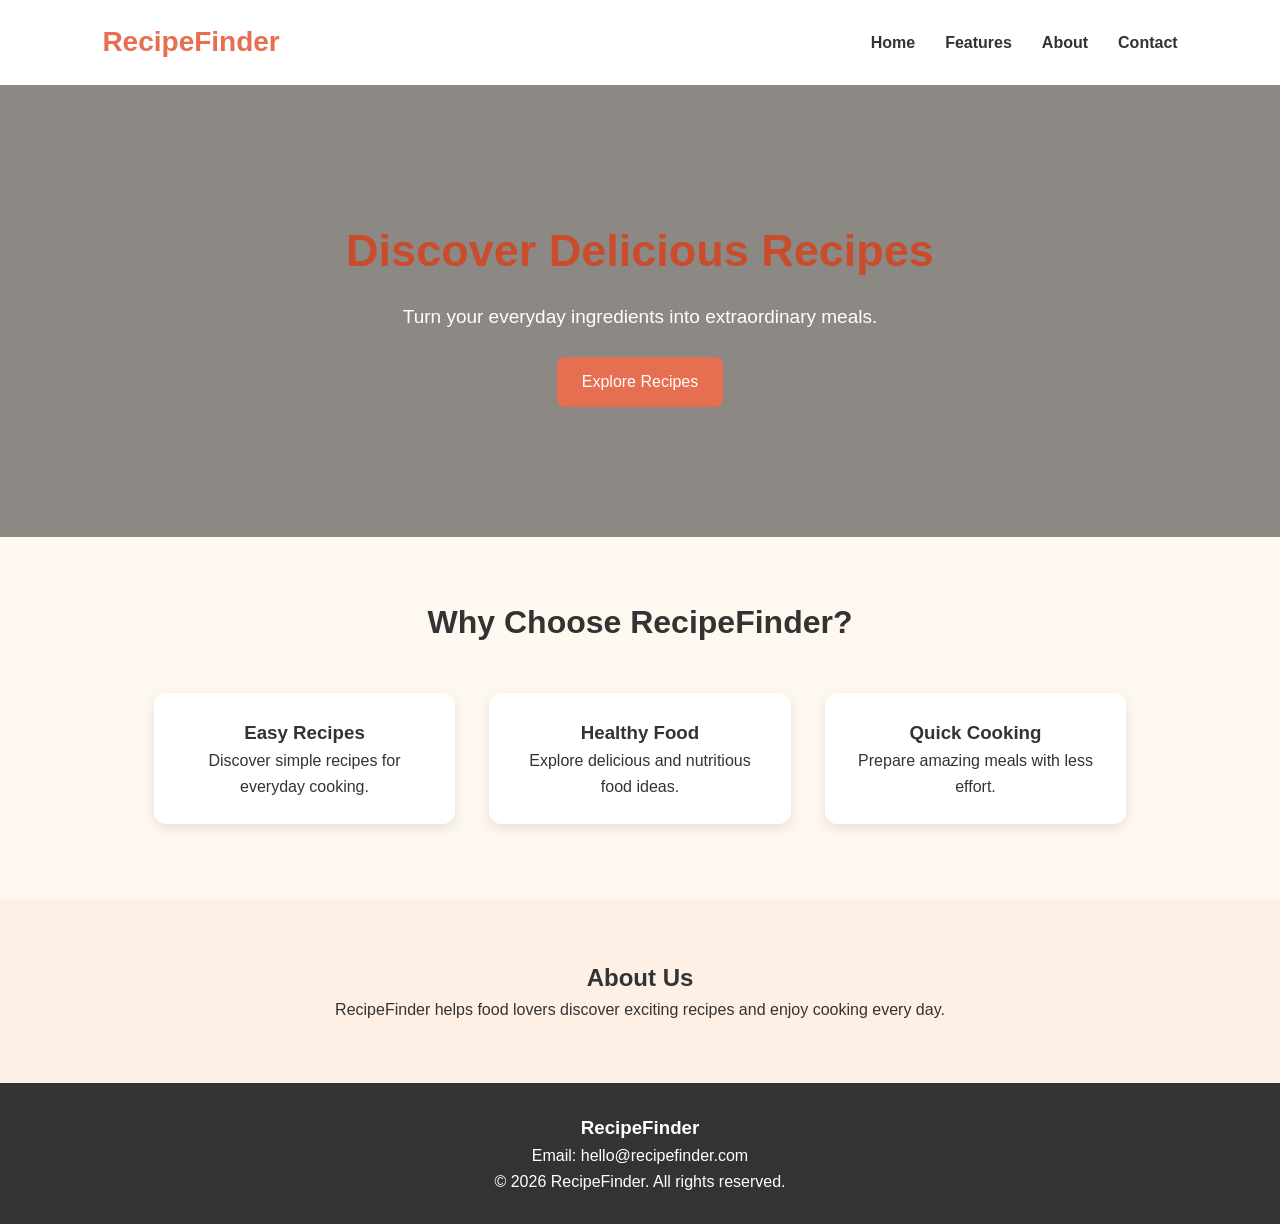
<file: index.html>
<!DOCTYPE html>
<html lang="en">

<head>
    <meta charset="UTF-8">
    <meta name="viewport" content="width=device-width, initial-scale=1.0">

    <title>RecipeFinder - Discover Delicious Recipes</title>

    <link rel="stylesheet" href="style.css">
</head>

<body>

    <!-- Navigation Bar -->
    <header>
        <nav>
            <h2>RecipeFinder</h2>

            <ul>
                <li><a href="#home">Home</a></li>
                <li><a href="#features">Features</a></li>
                <li><a href="#about">About</a></li>
                <li><a href="#contact">Contact</a></li>
            </ul>
        </nav>
    </header>

    <!-- Hero Section -->
    <section id="home">
        <h1>Discover Delicious Recipes</h1>

        <p>
            Turn your everyday ingredients into
            extraordinary meals.
        </p>

        <a href="#features">Explore Recipes</a>
    </section>

    <!-- Features Section -->
    <section id="features">
        <h2>Why Choose RecipeFinder?</h2>

        <div>
            <h3>Easy Recipes</h3>
            <p>Discover simple recipes for everyday cooking.</p>
        </div>

        <div>
            <h3>Healthy Food</h3>
            <p>Explore delicious and nutritious food ideas.</p>
        </div>

        <div>
            <h3>Quick Cooking</h3>
            <p>Prepare amazing meals with less effort.</p>
        </div>
    </section>

    <!-- About Section -->
    <section id="about">
        <h2>About Us</h2>

        <p>
            RecipeFinder helps food lovers discover
            exciting recipes and enjoy cooking every day.
        </p>
    </section>

    <!-- Footer -->
    <footer id="contact">
        <h3>RecipeFinder</h3>
        <p>Email: hello@recipefinder.com</p>
        <p>© 2026 RecipeFinder. All rights reserved.</p>
    </footer>
    

</body>
</html>
</file>
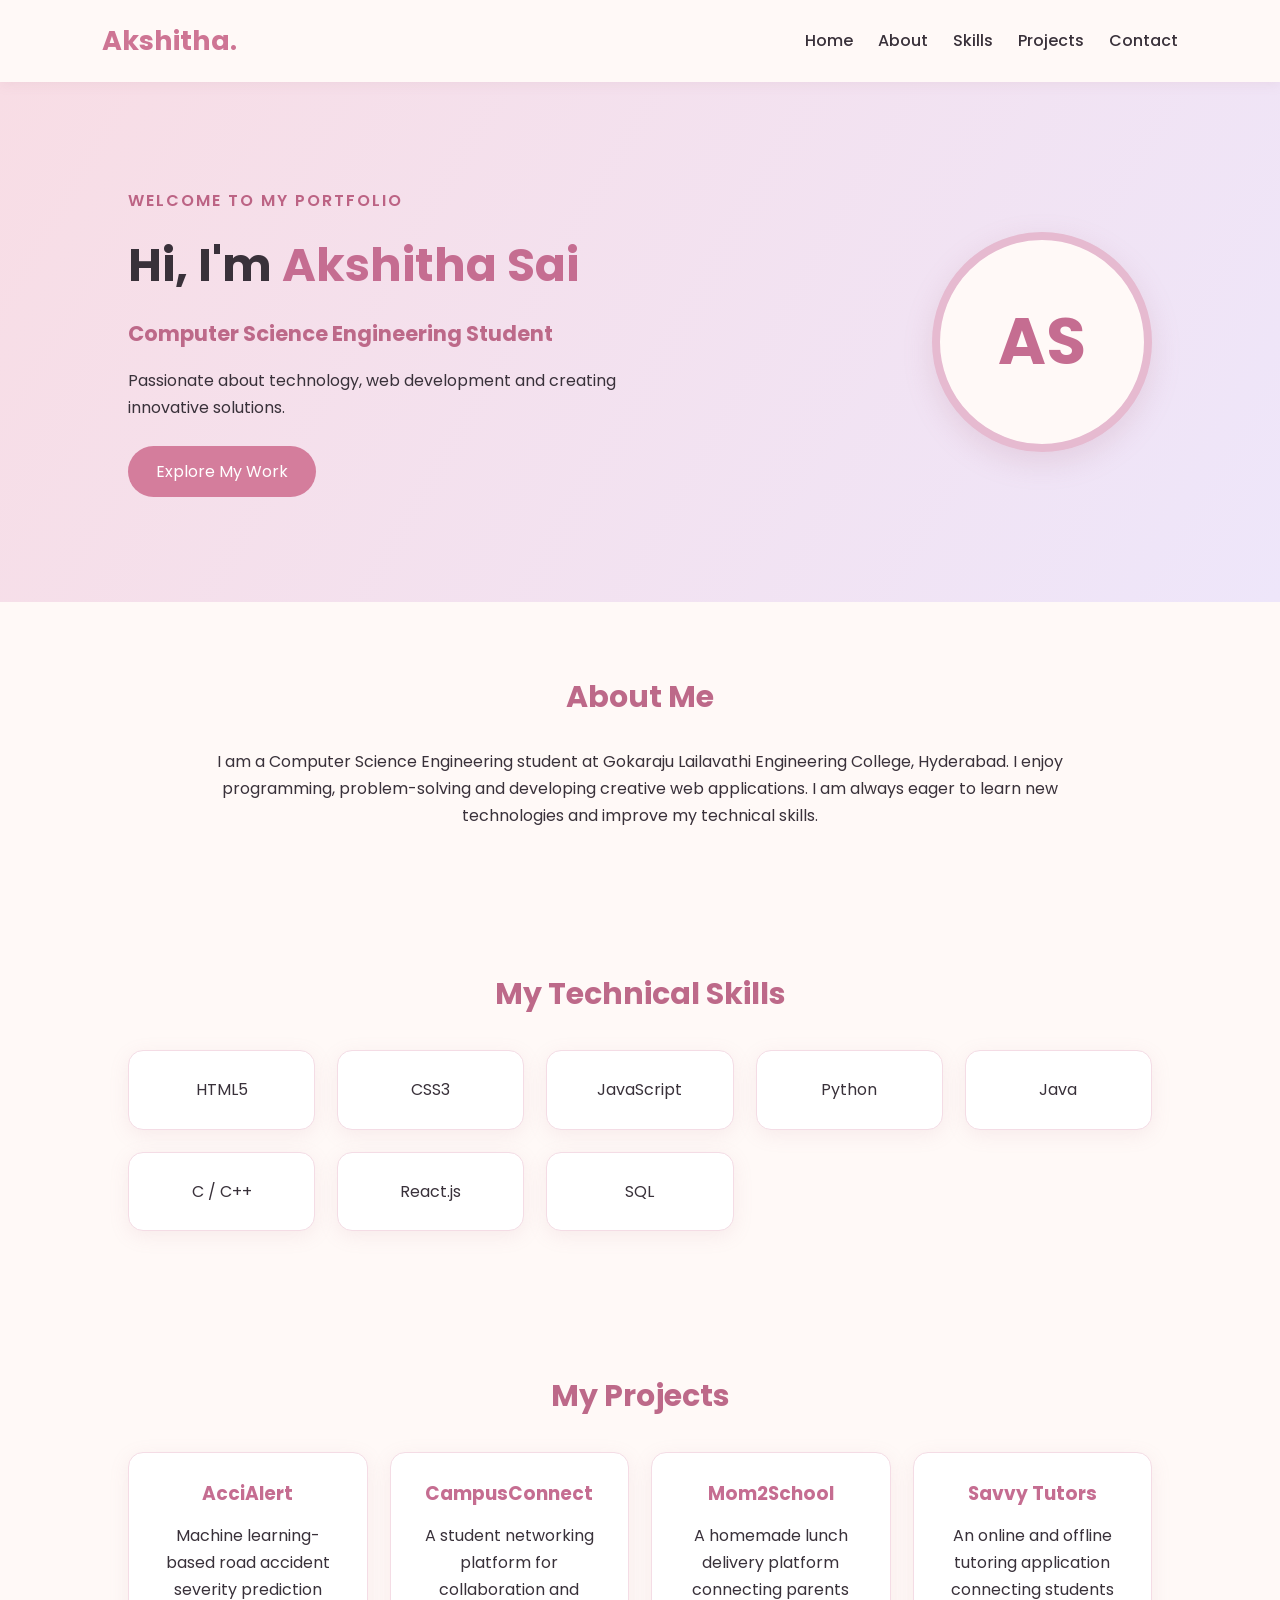
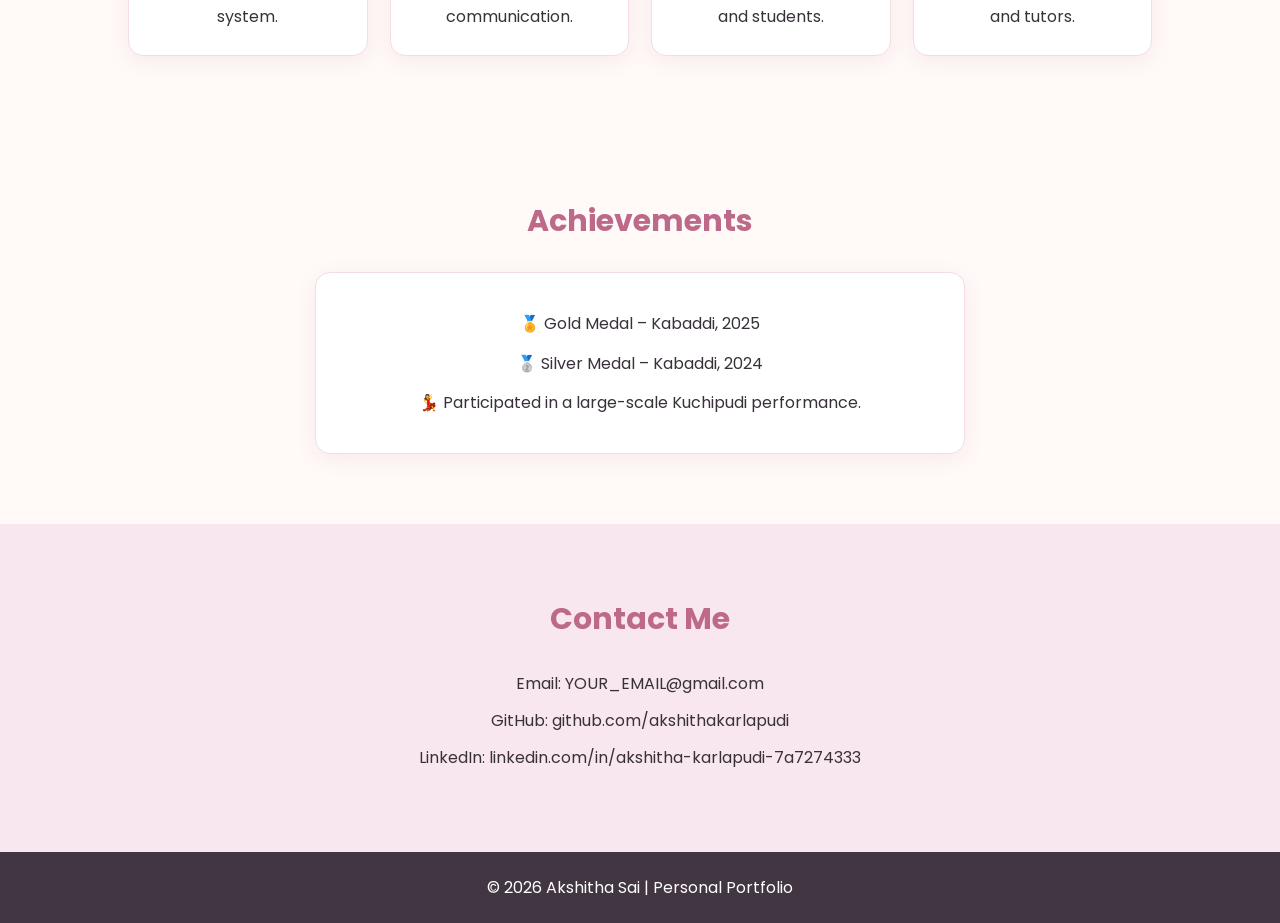
<file: Personal-Portfolio/index.html>
<!DOCTYPE html>
<html lang="en">
<head>
    <meta charset="UTF-8">
    <meta name="viewport" content="width=device-width, initial-scale=1.0">
    <title>Akshitha Sai | Portfolio</title>
    <link rel="stylesheet" href="style.css">
</head>
<body>

<header>
    <nav>
        <h2>Akshitha.</h2>
        <ul>
            <li><a href="#home">Home</a></li>
            <li><a href="#about">About</a></li>
            <li><a href="#skills">Skills</a></li>
            <li><a href="#projects">Projects</a></li>
            <li><a href="#contact">Contact</a></li>
        </ul>
    </nav>
</header>

<section id="home" class="hero">
    <div>
        <p class="welcome">WELCOME TO MY PORTFOLIO</p>
        <h1>Hi, I'm <span>Akshitha Sai</span></h1>
        <h2>Computer Science Engineering Student</h2>
        <p>Passionate about technology, web development
        and creating innovative solutions.</p>
        <a href="#projects" class="btn">Explore My Work</a>
    </div>
    <div class="profile">
        <div class="avatar">AS</div>
    </div>
</section>

<section id="about">
    <h2>About Me</h2>
    <p>
        I am a Computer Science Engineering student at
        Gokaraju Lailavathi Engineering College, Hyderabad.
        I enjoy programming, problem-solving and developing
        creative web applications. I am always eager to learn
        new technologies and improve my technical skills.
    </p>
</section>

<section id="skills">
    <h2>My Technical Skills</h2>
    <div class="grid">
        <div class="card">HTML5</div>
        <div class="card">CSS3</div>
        <div class="card">JavaScript</div>
        <div class="card">Python</div>
        <div class="card">Java</div>
        <div class="card">C / C++</div>
        <div class="card">React.js</div>
        <div class="card">SQL</div>
    </div>
</section>

<section id="projects">
    <h2>My Projects</h2>
    <div class="grid">
        <div class="project">
            <h3>AcciAlert</h3>
            <p>Machine learning-based road accident severity prediction system.</p>
        </div>
        <div class="project">
            <h3>CampusConnect</h3>
            <p>A student networking platform for collaboration and communication.</p>
        </div>
        <div class="project">
            <h3>Mom2School</h3>
            <p>A homemade lunch delivery platform connecting parents and students.</p>
        </div>
        <div class="project">
            <h3>Savvy Tutors</h3>
            <p>An online and offline tutoring application connecting students and tutors.</p>
        </div>
    </div>
</section>

<section id="achievements">
    <h2>Achievements</h2>
    <div class="card">
        <p>🏅 Gold Medal – Kabaddi, 2025</p>
        <p>🥈 Silver Medal – Kabaddi, 2024</p>
        <p>💃 Participated in a large-scale Kuchipudi performance.</p>
    </div>
</section>

<section id="contact">
    <h2>Contact Me</h2>
    <p>Email: YOUR_EMAIL@gmail.com</p>
    <p>GitHub: github.com/akshithakarlapudi</p>
    <p>LinkedIn: linkedin.com/in/akshitha-karlapudi-7a7274333</p>
</section>

<footer>
    <p>© 2026 Akshitha Sai | Personal Portfolio</p>
</footer>

</body>
</html>
</file>
<file: style.css>
/* General Styling */
* {
    margin: 0;
    padding: 0;
    box-sizing: border-box;
}

body {
    font-family: Arial, sans-serif;
    background-color: #fff8f0;
    color: #333;
    line-height: 1.6;
}

/* Navigation Bar */
header {
    background-color: #ffffff;
    padding: 20px 8%;
}

nav {
    display: flex;
    justify-content: space-between;
    align-items: center;
}

nav h2 {
    color: #e76f51;
    font-size: 28px;
}

nav ul {
    display: flex;
    list-style: none;
    gap: 30px;
}

nav ul li a {
    text-decoration: none;
    color: #333;
    font-weight: bold;
}

/* Hero Section */
#home {
    text-align: center;
    padding: 130px 20px;

    background:
        linear-gradient(
            rgba(0, 0, 0, 0.45),
            rgba(0, 0, 0, 0.45)
        ),
        url("https://images.unsplash.com/photo-1490645935967-10de6ba17061");

    background-size: cover;
    background-position: center;

    color: white;
}

#home h1 {
    font-size: 48px;
    color: white;
    margin-bottom: 15px;
}

#home p {
    font-size: 20px;
    margin-bottom: 25px;
}

#home h1 {
    font-size: 45px;
    color: #c94c2d;
    margin-bottom: 15px;
}

#home p {
    font-size: 19px;
    margin-bottom: 25px;
}

#home a {
    display: inline-block;
    background-color: #e76f51;
    color: white;
    padding: 12px 25px;
    text-decoration: none;
    border-radius: 8px;
}

/* Features Section */
#features {
    text-align: center;
    padding: 60px 8%;
}

#features h2 {
    font-size: 32px;
    margin-bottom: 30px;
}

#features div {
    background-color: white;
    padding: 25px;
    margin: 15px;
    border-radius: 12px;
    display: inline-block;
    width: 28%;
    box-shadow: 0 4px 12px rgba(0,0,0,0.1);
}

/* About Section */
#about {
    text-align: center;
    padding: 60px 20px;
    background-color: #fff0e5;
}

/* Footer */
footer {
    background-color: #333;
    color: white;
    text-align: center;
    padding: 30px;
}

/* Mobile Responsive Design */
@media (max-width: 768px) {
    nav {
        flex-direction: column;
        gap: 15px;
    }

    nav ul {
        flex-wrap: wrap;
        justify-content: center;
        gap: 15px;
    }

    #home h1 {
        font-size: 32px;
    }

    #features div {
        width: 100%;
        margin: 10px 0;
    }
}
/* Feature Card Hover Effect */

#features div {
    transition: transform 0.3s ease,
                box-shadow 0.3s ease;
}

#features div:hover {
    transform: translateY(-10px);

    box-shadow: 0 10px 25px
        rgba(0, 0, 0, 0.18);
}

/* Button Hover Effect */

#home a {
    transition: background-color 0.3s ease;
}

#home a:hover {
    background-color: #c94c2d;
}
@media (max-width: 480px) {

    header {
        padding: 15px;
    }

    nav h2 {
        font-size: 23px;
    }

    #home {
        padding: 80px 15px;
    }

    #home h1 {
        font-size: 30px;
    }

    #home p {
        font-size: 16px;
    }

    #features h2 {
        font-size: 25px;
    }

    #about {
        padding: 40px 15px;
    }

}
#recipes {
    padding: 50px 20px;
    text-align: center;
    background: #fff8f0;
}

#recipes h2 {
    font-size: 30px;
    color: #c0392b;
    margin-bottom: 30px;
}

.recipe-container {
    display: flex;
    justify-content: center;
    flex-wrap: wrap;
    gap: 25px;
}

.recipe-card {
    width: 280px;
    background: white;
    border-radius: 12px;
    overflow: hidden;
    padding-bottom: 20px;
    box-shadow: 0 4px 12px rgba(0,0,0,0.12);
    transition: transform 0.3s;
}

.recipe-card:hover {
    transform: translateY(-8px);
}

.recipe-card img {
    width: 100%;
    height: 180px;
    object-fit: cover;
}

.recipe-card h3 {
    color: #c0392b;
}

.recipe-card p {
    padding: 0 10px;
    color: #444;
}
</file>
<file: Personal-Portfolio/style.css>
@import url('https://fonts.googleapis.com/css2?family=Poppins:wght@300;400;500;600;700&display=swap');

* {
    margin: 0;
    padding: 0;
    box-sizing: border-box;
    scroll-behavior: smooth;
}

body {
    font-family: 'Poppins', sans-serif;
    background: #fff9f7;
    color: #39313a;
    line-height: 1.7;
}

header {
    background: rgba(255, 249, 247, 0.96);
    padding: 18px 8%;
    position: sticky;
    top: 0;
    z-index: 100;
    box-shadow: 0 2px 12px rgba(180, 120, 140, 0.12);
}

nav {
    display: flex;
    justify-content: space-between;
    align-items: center;
}

nav h2 {
    color: #ce7594;
    font-size: 27px;
}

nav ul {
    display: flex;
    list-style: none;
    gap: 25px;
}

nav a {
    text-decoration: none;
    color: #39313a;
    font-weight: 500;
}

nav a:hover {
    color: #ce7594;
}

.hero {
    min-height: 520px;
    padding: 80px 10%;
    display: flex;
    align-items: center;
    justify-content: space-between;
    gap: 40px;
    background: linear-gradient(120deg, #f8dde5, #eee6fa);
}

.welcome {
    color: #bc6384;
    font-weight: 600;
    letter-spacing: 2px;
}

.hero h1 {
    font-size: 46px;
    margin: 12px 0;
}

.hero h1 span {
    color: #c56d91;
}

.hero h2 {
    font-size: 21px;
    margin-bottom: 15px;
}

.hero p {
    max-width: 550px;
}

.btn {
    display: inline-block;
    margin-top: 25px;
    padding: 12px 28px;
    background: #d47d9c;
    color: white;
    text-decoration: none;
    border-radius: 30px;
    transition: 0.3s;
}

.btn:hover {
    background: #ae5578;
    transform: translateY(-3px);
}

.avatar {
    width: 220px;
    height: 220px;
    border-radius: 50%;
    background: #fff9f7;
    border: 8px solid #e6bad0;
    display: flex;
    justify-content: center;
    align-items: center;
    color: #c56d91;
    font-size: 65px;
    font-weight: 700;
    box-shadow: 0 10px 30px rgba(180, 120, 140, 0.2);
}

section:not(.hero) {
    padding: 70px 10%;
    text-align: center;
}

section h2 {
    font-size: 30px;
    color: #bd6989;
    margin-bottom: 25px;
}

#about p {
    max-width: 850px;
    margin: auto;
}

.grid {
    display: grid;
    grid-template-columns: repeat(auto-fit, minmax(180px, 1fr));
    gap: 22px;
    margin-top: 30px;
}

.card, .project {
    padding: 25px;
    background: white;
    border-radius: 15px;
    box-shadow: 0 5px 20px rgba(190, 130, 150, 0.12);
    border: 1px solid #f4dce5;
    transition: 0.3s;
}

.card:hover, .project:hover {
    transform: translateY(-6px);
    box-shadow: 0 10px 25px rgba(190, 130, 150, 0.2);
}

.project h3 {
    color: #c56d91;
    margin-bottom: 12px;
}

#achievements .card {
    max-width: 650px;
    margin: auto;
}

#achievements p {
    margin: 12px;
}

#contact {
    background: #f8e7ee;
}

#contact p {
    margin: 10px;
}

footer {
    background: #413642;
    color: white;
    text-align: center;
    padding: 22px;
}

@media (max-width: 768px) {
    nav {
        flex-direction: column;
        gap: 15px;
    }

    nav ul {
        flex-wrap: wrap;
        justify-content: center;
        gap: 12px;
    }

    .hero {
        flex-direction: column-reverse;
        text-align: center;
        padding: 55px 7%;
    }

    .hero h1 {
        font-size: 34px;
    }

    .avatar {
        width: 160px;
        height: 160px;
        font-size: 48px;
    }

    section:not(.hero) {
        padding: 50px 7%;
    }
}
</file>
